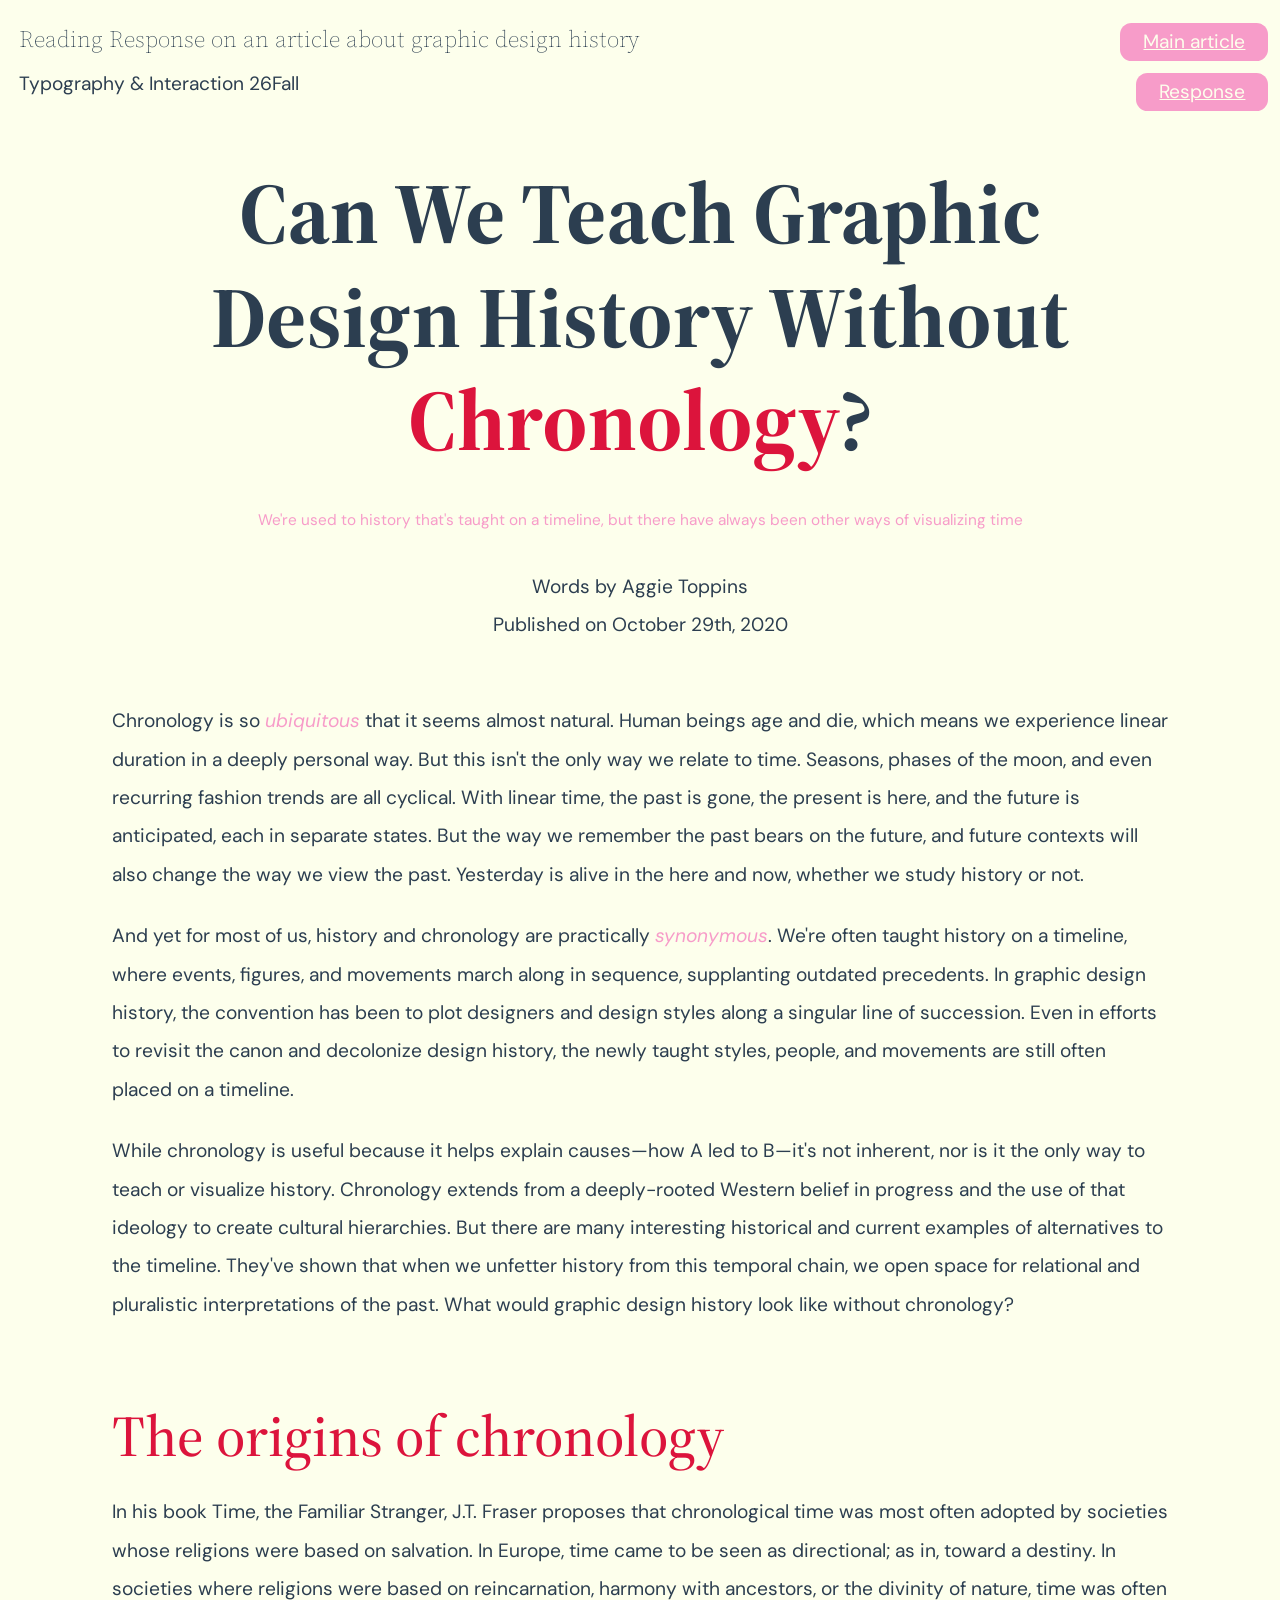
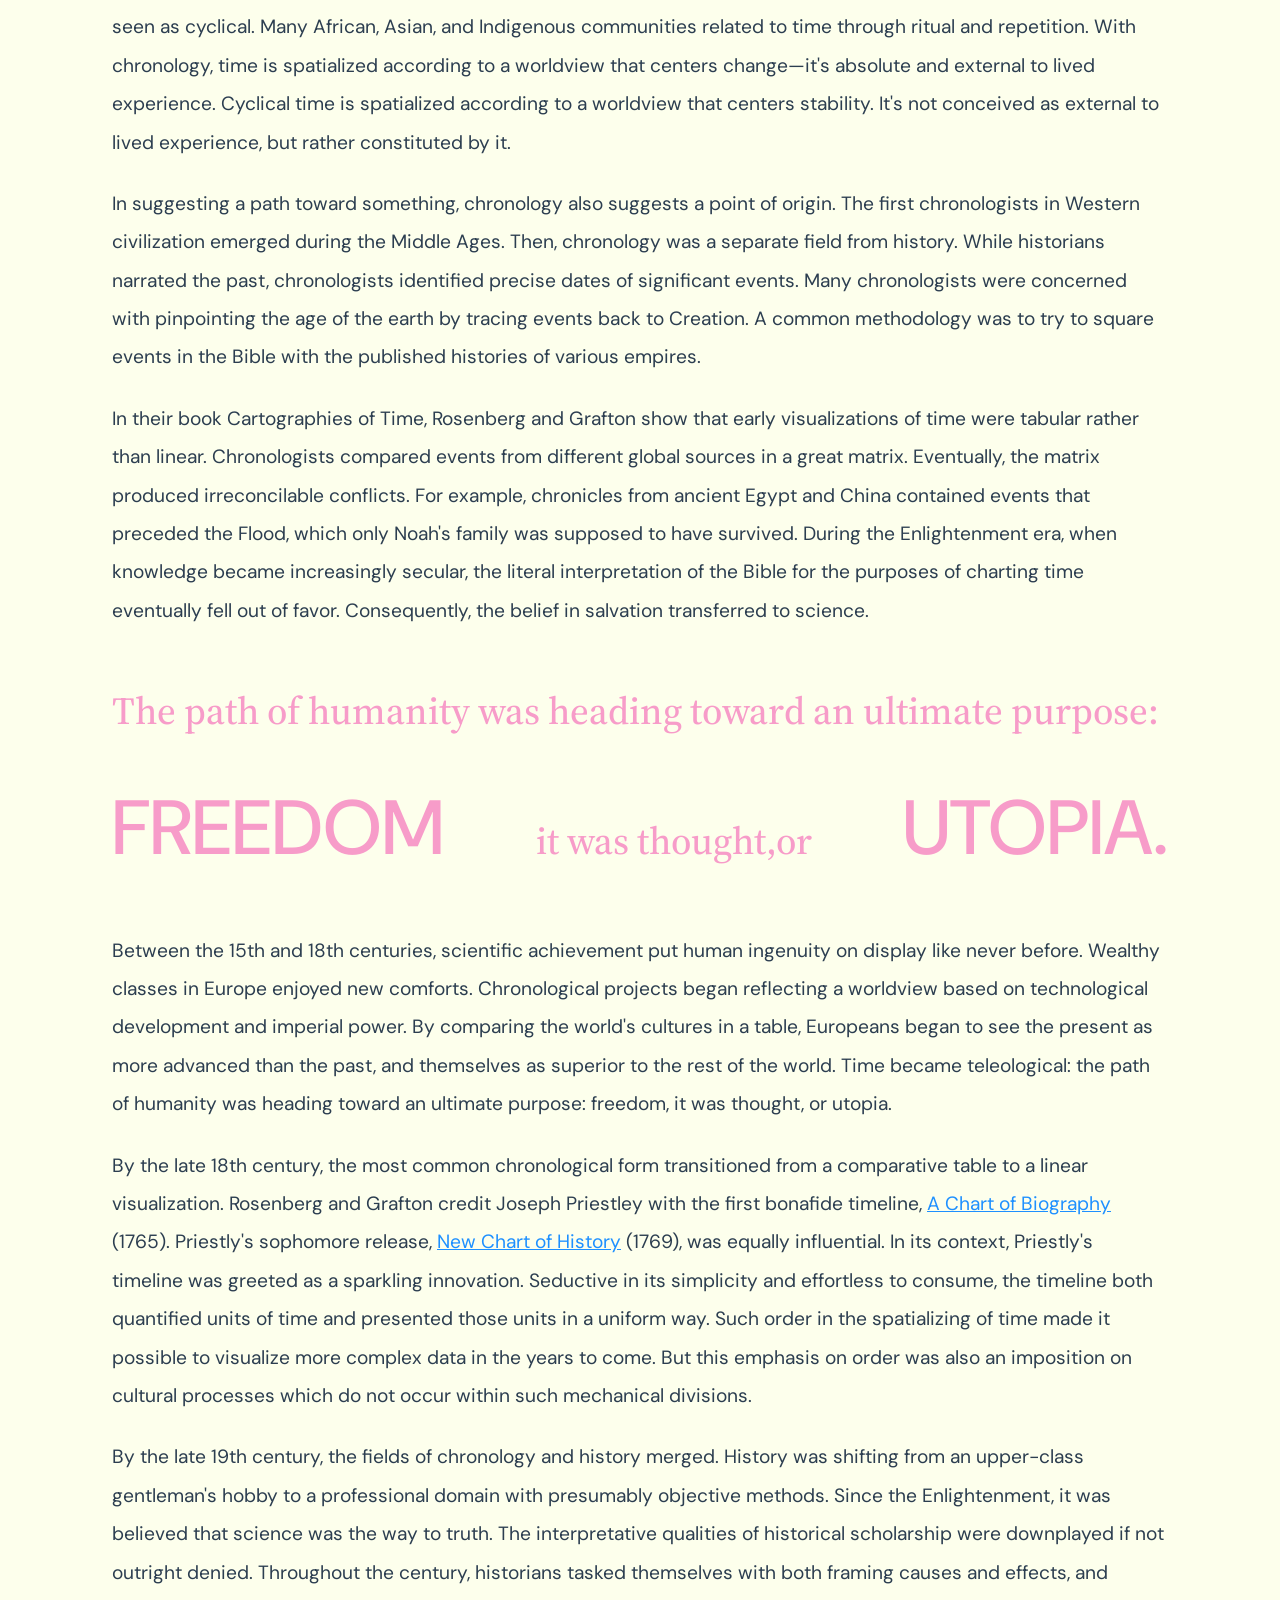
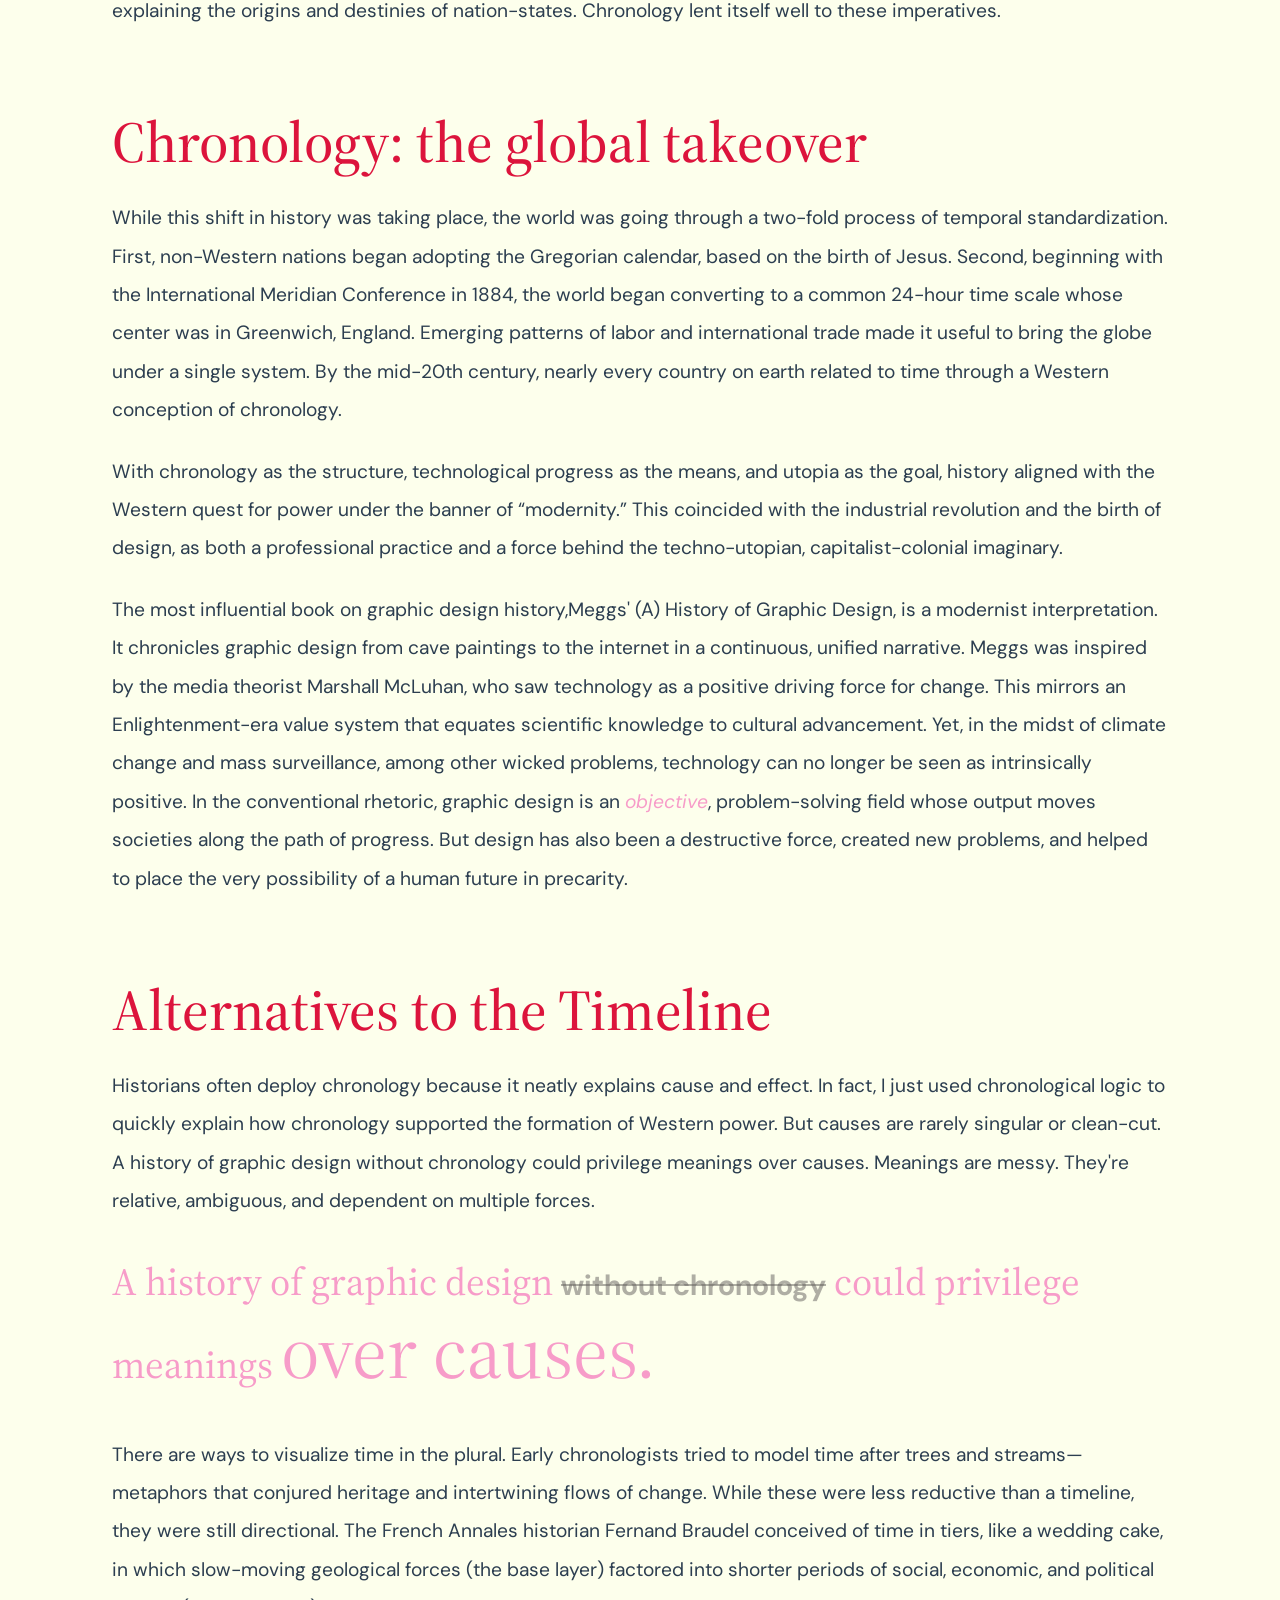
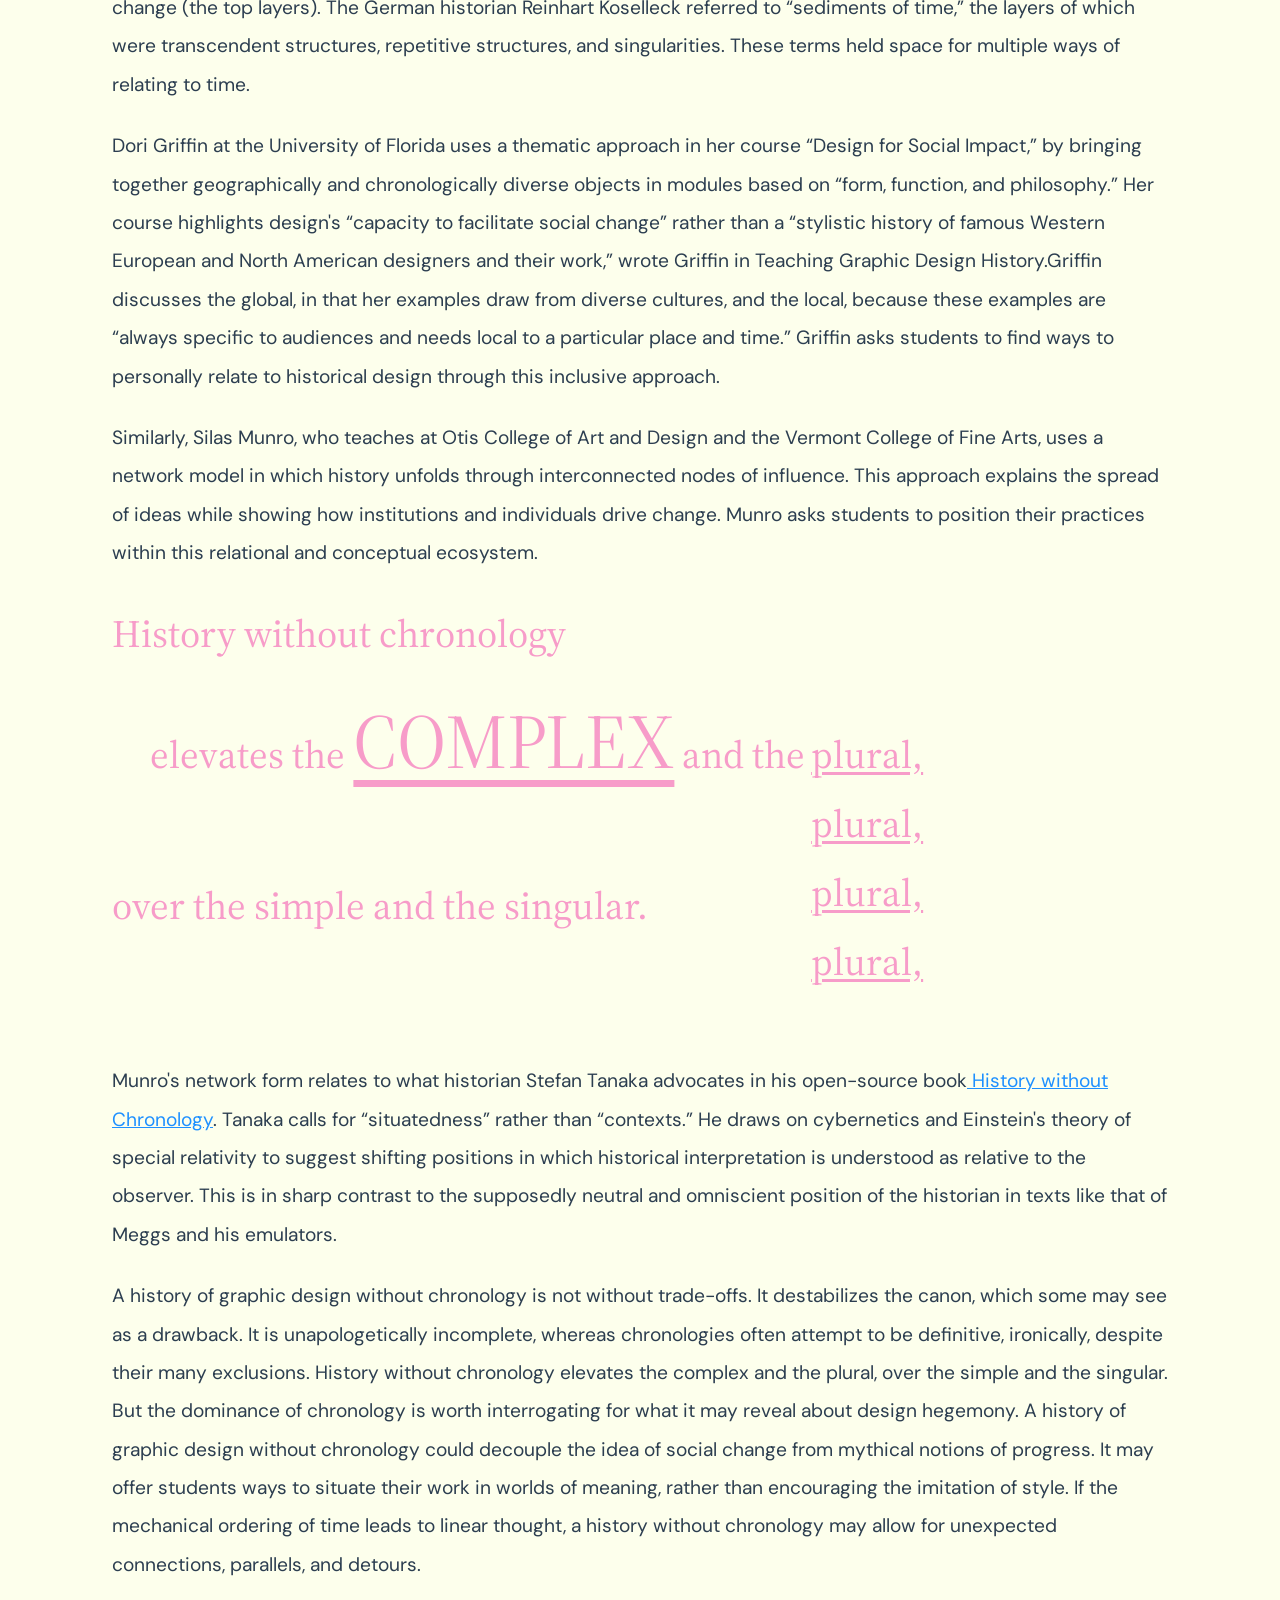
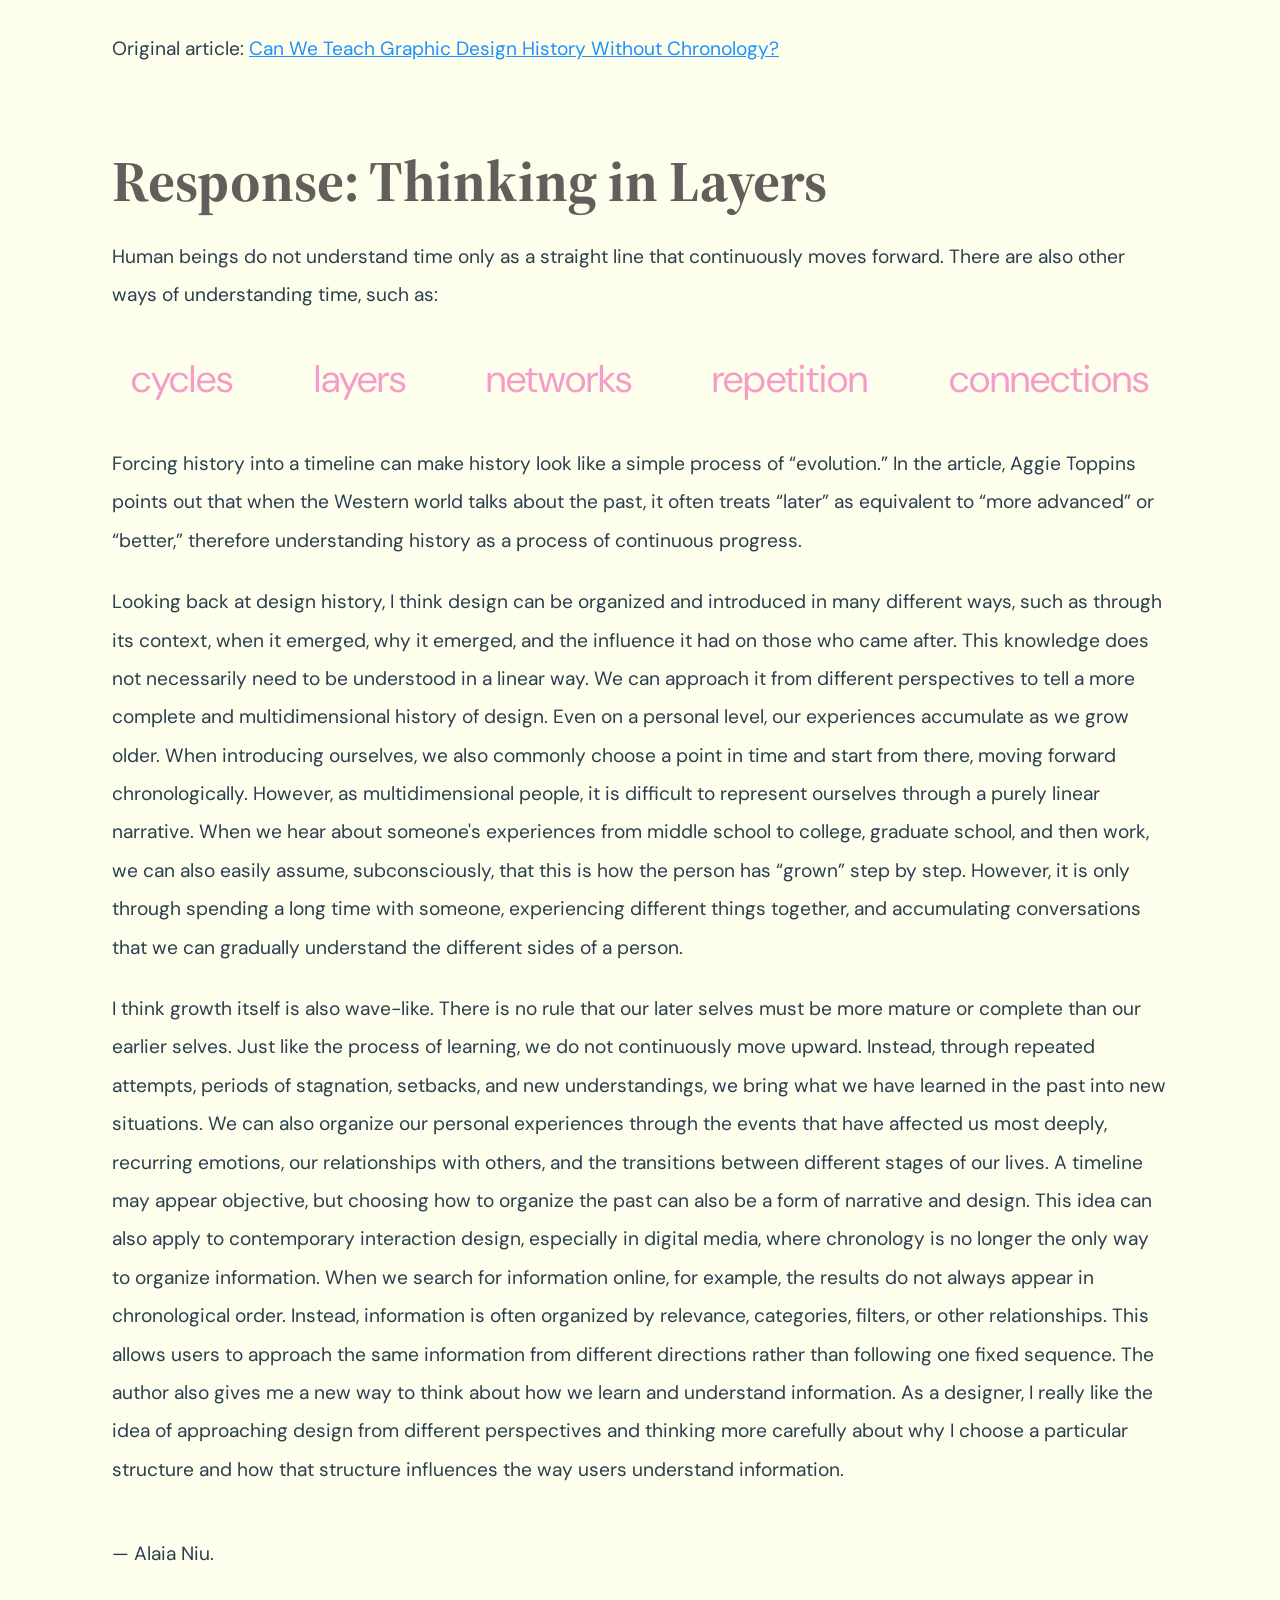
<file: index.html>
<!doctype html>
<html lang="en">

<head>
	<meta charset="UTF-8">
	<title>Can We Teach Graphic Design History Without Chronology?</title>
	<link rel="preconnect" href="https://fonts.googleapis.com">
	<link rel="preconnect" href="https://fonts.gstatic.com" crossorigin>
	<link
		href="https://fonts.googleapis.com/css2?family=DM+Sans:wght@100..1000&family=Source+Serif+4:wght@200..900&display=swap"
		rel="stylesheet">
	<link href="reset.css" rel="stylesheet">
	<link href="Style.css" rel="stylesheet">
</head>

<body>
	<!-- body of the article  -->
	<header class="site-header">
		<hgroup>
			<h1>
				Reading Response on an article about graphic design history
				</span>
			</h1>
			<p>Typography & Interaction 26Fall</p>
		</hgroup>
		<nav class="corner-nav">
			<ul>
				<li>
					<a href="#articlemain">Main article</a>
				</li>
				<li>
					<a href="#response">Response</a>
				</li>
			</ul>
		</nav>
	</header>

	<main>
		<article class="articlemain" id="articlemain">

			<header class="article-header">
				<hgroup>
					<h2 class="article-title">
						Can We Teach Graphic Design History Without <mark>Chronology</mark>?
					</h2>

					<p class="subtitle">
						We're used to history that's taught on a timeline,
						but there have always been other ways of visualizing time
					</p>

					<p>Words by Aggie Toppins</p>
					<p>Published on <time datetime="2020-10-29">October 29th, 2020</time></p>
				</hgroup>
			</header>

			<section>
				<p>Chronology is so <em>ubiquitous</em> that it seems almost natural. Human beings age and die, which
					means we experience linear duration in a deeply personal way. But this isn't the only way we relate
					to time. Seasons, phases of the moon, and even recurring fashion trends are all cyclical. With
					linear time, the past is gone, the present is here, and the future is anticipated, each in separate
					states. But the way we remember the past bears on the future, and future contexts will also change
					the way we view the past. Yesterday is alive in the here and now, whether we study history or not.
				</p>

				<p>And yet for most of us, history and chronology are practically <em>synonymous</em>. We're often taught history
					on a timeline, where events, figures, and movements march along in sequence, supplanting outdated
					precedents. In graphic design history, the convention has been to plot designers and design styles
					along a singular line of succession. Even in efforts to revisit the canon and decolonize design
					history, the newly taught styles, people, and movements are still often placed on a timeline.</p>

				<p>While chronology is useful because it helps explain causes—how A led to B—it's not inherent, nor is
					it the only way to teach or visualize history. Chronology extends from a deeply-rooted Western
					belief in progress and the use of that ideology to create cultural hierarchies. But there are many
					interesting historical and current examples of alternatives to the timeline. They've shown that when
					we unfetter history from this temporal chain, we open space for relational and pluralistic
					interpretations of the past. What would graphic design history look like without chronology?</p>
			</section>

			<section>
				<h3>The origins of chronology</h3>

				<p>In his book <cite>Time, the Familiar Stranger</cite>, J.T. Fraser proposes that chronological time
					was most often adopted by societies whose religions were based on salvation. In Europe, time came to
					be seen as directional; as in, toward a destiny. In societies where religions were based on
					reincarnation, harmony with ancestors, or the divinity of nature, time was often seen as cyclical.
					Many African, Asian, and Indigenous communities related to time through ritual and repetition. With
					chronology, time is spatialized according to a worldview that centers change—it's absolute and
					external to lived experience. Cyclical time is spatialized according to a worldview that centers
					stability. It's not conceived as external to lived experience, but rather constituted by it. </p>

				<p>In suggesting a path toward something, chronology also suggests a point of origin. The first
					chronologists in Western civilization emerged during the Middle Ages. Then, chronology was a
					separate field from history. While historians narrated the past, chronologists identified precise
					dates of significant events. Many chronologists were concerned with pinpointing the age of the earth
					by tracing events back to Creation. A common methodology was to try to square events in the Bible
					with the published histories of various empires. </p>

				<p>In their book <cite>Cartographies of Time</cite>, Rosenberg and Grafton show that early
					visualizations of time were tabular rather than linear. Chronologists compared events from different
					global sources in a great matrix. Eventually, the matrix produced irreconcilable conflicts. For
					example, chronicles from ancient Egypt and China contained events that preceded the Flood, which
					only Noah's family was supposed to have survived. During the Enlightenment era, when knowledge
					became increasingly secular, the literal interpretation of the Bible for the purposes of charting
					time eventually fell out of favor. Consequently, the belief in salvation transferred to science.
				</p>

				<!-- This is a quote. -->
				<!-- quote-1 means the first quote and pq-11 is first pull quote's first style, pg-12 would be first pull quote second style-->
				<blockquote class="pull-quote quote-1">
					<p class="pq-11">The path of humanity was heading toward an ultimate purpose:</p>
					<p class="pq-12">
						<span>freedom</span>
						<span class="pq-12-1">it was thought,or
						</span>
						<span>utopia.</span>
					</p>
				</blockquote>

				<p>Between the 15th and 18th centuries, scientific achievement put human ingenuity on display like never
					before. Wealthy classes in Europe enjoyed new comforts. Chronological projects began reflecting a
					worldview based on technological development and imperial power. By comparing the world's cultures
					in a table, Europeans began to see the present as more advanced than the past, and themselves as
					superior to the rest of the world. Time became teleological: the path of humanity was heading toward
					an ultimate purpose: freedom, it was thought, or utopia. </p>

				<p>By the late 18th century, the most common chronological form transitioned from a comparative table to
					a linear visualization. Rosenberg and Grafton credit Joseph Priestley with the first bonafide
					timeline, <a
						href="https://en.wikipedia.org/wiki/A_Chart_of_Biography#/media/File:PriestleyChart.gif"><cite>A
							Chart of Biography</cite> </a> (1765). Priestly's sophomore release, <a
						href="https://en.wikipedia.org/wiki/A_New_Chart_of_History#/media/File:A_New_Chart_of_History_color.jpg"><cite>New
							Chart of History</cite></a> (1769), was equally influential. In its context, Priestly's
					timeline was greeted as a sparkling innovation. Seductive in its simplicity and effortless to
					consume, the timeline both quantified units of time and presented those units in a uniform way. Such
					order in the spatializing of time made it possible to visualize more complex data in the years to
					come. But this emphasis on order was also an imposition on cultural processes which do not occur
					within such mechanical divisions.</p>

				<p>By the late 19th century, the fields of chronology and history merged. History was shifting from an
					upper-class gentleman's hobby to a professional domain with presumably objective methods. Since the
					Enlightenment, it was believed that science was the way to truth. The interpretative qualities of
					historical scholarship were downplayed if not outright denied. Throughout the century, historians
					tasked themselves with both framing causes and effects, and explaining the origins and destinies of
					nation-states. Chronology lent itself well to these imperatives. </p>
			</section>

			<section>
				<h3>Chronology: the global takeover</h3>

				<p>While this shift in history was taking place, the world was going through a two-fold process of
					temporal standardization. First, non-Western nations began adopting the Gregorian calendar, based on
					the birth of Jesus. Second, beginning with the International Meridian Conference in 1884, the world
					began converting to a common 24-hour time scale whose center was in Greenwich, England. Emerging
					patterns of labor and international trade made it useful to bring the globe under a single system.
					By the mid-20th century, nearly every country on earth related to time through a Western conception
					of chronology. </p>

				<p>With chronology as the structure, technological progress as the means, and utopia as the goal,
					history aligned with the Western quest for power under the banner of “modernity.” This coincided
					with the industrial revolution and the birth of design, as both a professional practice and a force
					behind the techno-utopian, capitalist-colonial imaginary. </p>

				<p>The most influential book on graphic design history,<cite>Meggs' (A) History of Graphic
						Design</cite>, is a modernist interpretation. It chronicles graphic design from cave paintings
					to the internet in a continuous, unified narrative. Meggs was inspired by the media theorist
					Marshall McLuhan, who saw technology as a positive driving force for change. This mirrors an
					Enlightenment-era value system that equates scientific knowledge to cultural advancement. Yet, in
					the midst of climate change and mass surveillance, among other wicked problems, technology can no
					longer be seen as intrinsically positive. In the conventional rhetoric, graphic design is an
					<em>objective</em>, problem-solving field whose output moves societies along the path of progress. But design has also been a destructive force, created new problems, and helped to place the very possibility of
					a human future in precarity. </p>

				<h3>Alternatives to the Timeline</h3>

				<p>Historians often deploy chronology because it neatly explains cause and effect. In fact, I just used
					chronological logic to quickly explain how chronology supported the formation of Western power. But
					causes are rarely singular or clean-cut. A history of graphic design without chronology could
					privilege meanings over causes. Meanings are messy. They're relative, ambiguous, and dependent on
					multiple forces.</p>

				<!-- This is a quote. -->
				<blockquote class="pull-quote quote-2">
					<p>
						<span class="pq-21">A history of graphic design</span>
						<span class="pq-22">without chronology</span>
						<span class="pq-23">could privilege meanings</span>
						<span class="pq-24">over causes.</span>
					</p>
				</blockquote>
			</section>

			<section>
				<p>There are ways to visualize time in the plural. Early chronologists tried to model time after trees
					and streams—metaphors that conjured heritage and intertwining flows of change. While these were less
					reductive than a timeline, they were still directional. The French Annales historian Fernand Braudel
					conceived of time in tiers, like a wedding cake, in which slow-moving geological forces (the base
					layer) factored into shorter periods of social, economic, and political change (the top layers). The
					German historian Reinhart Koselleck referred to “sediments of time,” the layers of which were
					transcendent structures, repetitive structures, and singularities. These terms held space for
					multiple ways of relating to time.</p>

				<p>Dori Griffin at the University of Florida uses a thematic approach in her course “Design for Social
					Impact,” by bringing together geographically and chronologically diverse objects in modules based on
					“form, function, and philosophy.” Her course highlights design's “capacity to facilitate social
					change” rather than a “stylistic history of famous Western European and North American designers and
					their work,” wrote Griffin in <cite>Teaching Graphic Design History</cite>.Griffin discusses the
					global, in that her examples draw from diverse cultures, and the local, because these examples are
					“always specific to audiences and needs local to a particular place and time.” Griffin asks students
					to find ways to personally relate to historical design through this inclusive approach.</p>

				<p>Similarly, Silas Munro, who teaches at Otis College of Art and Design and the Vermont College of Fine
					Arts, uses a network model in which history unfolds through interconnected nodes of influence. This
					approach explains the spread of ideas while showing how institutions and individuals drive change.
					Munro asks students to position their practices within this relational and conceptual ecosystem.
				</p>

				<!-- This is a quote. -->
				<blockquote class="pull-quote quote-3">
						<p class="pq-31">History without chronology</p>
						<p class="pq-32">
							elevates the <span class="pq-32-1">complex</span> and the
						<p>
						<ul class="pq-33">
							<li>plural,</li>
							<li>plural,</li>
							<li>plural,</li>
							<li>plural,</li>
						</ul>
						<p class="pq-34">
							over the simple and the <span class="pq-34-1">singular.</span>
						</p>
				</blockquote>

				<p>Munro's network form relates to what historian Stefan Tanaka advocates in his open-source book<a
						href="https://library.oapen.org/bitstream/handle/20.500.12657/37747/9781643150048.pdf?sequence=1"><cite>
							History without Chronology</cite></a>. Tanaka calls for “situatedness” rather than
					“contexts.” He draws on cybernetics and Einstein's theory of special relativity to suggest shifting
					positions in which historical interpretation is understood as relative to the observer. This is in
					sharp contrast to the supposedly neutral and omniscient position of the historian in texts like that
					of Meggs and his emulators. </p>

				<p>A history of graphic design without chronology is not without trade-offs. It destabilizes the canon,
					which some may see as a drawback. It is unapologetically incomplete, whereas chronologies often
					attempt to be definitive, ironically, despite their many exclusions. History without chronology
					elevates the complex and the plural, over the simple and the singular. But the dominance of
					chronology is worth interrogating for what it may reveal about design hegemony. A history of graphic
					design without chronology could decouple the idea of social change from mythical notions of
					progress. It may offer students ways to situate their work in worlds of meaning, rather than
					encouraging the imitation of style. If the mechanical ordering of time leads to linear thought, a
					history without chronology may allow for unexpected connections, parallels, and detours. </p>
			</section>

			<!-- footer of the article -->
			<footer>
				<p>Original article:
					<cite>
						<a href="https://eyeondesign.aiga.org/can-we-teach-graphic-design-history-without-chronology/">
							Can We Teach Graphic Design History Without Chronology?
						</a>
					</cite>
				</p>
			</footer>

		</article>

		<article class="response" id="response">
			<header>
				<h2 class="response-title">Response: Thinking in Layers</h2>
			</header>

			<section>
			<p class="highlights"> Human beings do not understand time only as a straight line that continuously moves
				forward. There are also other ways of understanding time, such as:
			</p>

			<ul class="time">
				<li>cycles</li>
				<li>layers</li>
				<li>networks</li>
				<li>repetition</li>
				<li>connections</li>
			</ul>

			<p>Forcing history into a timeline can make history look like a simple process of “evolution.” In the
				article, Aggie Toppins points out that when the Western world talks about the past, it often treats
				“later” as equivalent to “more advanced” or “better,” therefore understanding history as a process of
				continuous progress.</p>

			<p>
				Looking back at design history, I think design can be organized and introduced in many different ways,
				such as through its context, when it emerged, why it emerged, and the influence it had on those who came
				after. This knowledge does not necessarily need to be understood in a linear way. We can approach it
				from different perspectives to tell a more complete and multidimensional history of design.
				Even on a personal level, our experiences accumulate as we grow older. When introducing ourselves, we
				also commonly choose a point in time and start from there, moving forward chronologically. However, as
				multidimensional people, it is difficult to represent ourselves through a purely linear narrative. When
				we hear about someone's experiences from middle school to college, graduate school, and then work, we
				can also easily assume, subconsciously, that this is how the person has “grown” step by step. However,
				it is only through spending a long time with someone, experiencing different things together, and
				accumulating conversations that we can gradually understand the different sides of a person.</p>

			<p>I think growth itself is also wave-like. There is no rule that our later selves must be more mature or
				complete than our earlier selves. Just like the process of learning, we do not continuously move upward.
				Instead, through repeated attempts, periods of stagnation, setbacks, and new understandings, we bring
				what we have learned in the past into new situations. We can also organize our personal experiences
				through the events that have affected us most deeply, recurring emotions, our relationships with others,
				and the transitions between different stages of our lives. A timeline may appear objective, but choosing
				how to organize the past can also be a form of narrative and design. This idea can also apply to
				contemporary interaction design, especially in digital media, where chronology is no longer the only way
				to organize information. When we search for information online, for example, the results do not always
				appear in chronological order. Instead, information is often organized by relevance, categories,
				filters, or other relationships. This allows users to approach the same information from different
				directions rather than following one fixed sequence. The author also gives me a new way to think about
				how we learn and understand information. As a designer, I really like the idea of approaching design
				from different perspectives and thinking more carefully about why I choose a particular structure and
				how that structure influences the way users understand information.</p>

			</section>
			<footer>
				<p class="response-author">— Alaia Niu.</p>
			</footer>



		</article>

	</main>
</body>



</html>
</file>
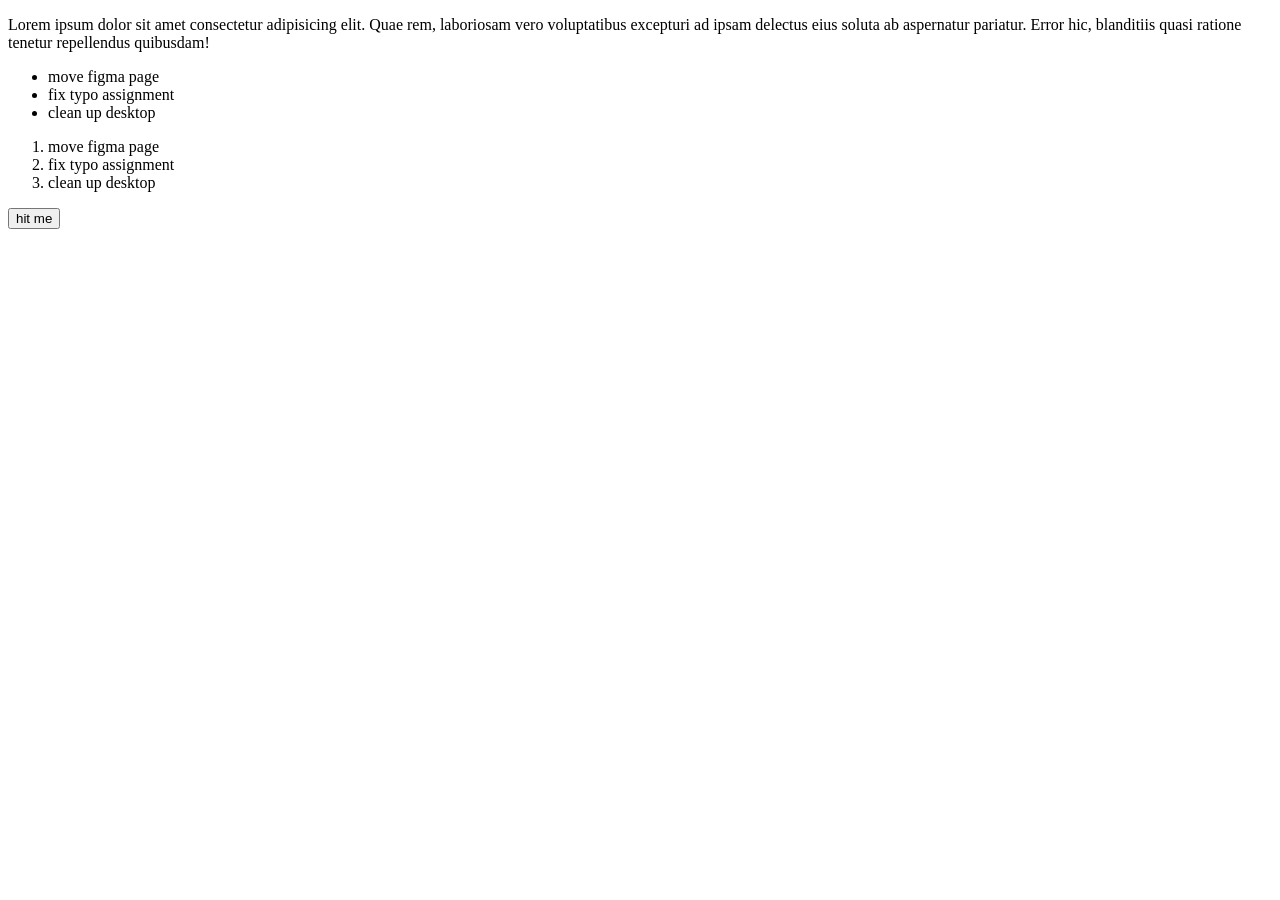
<file: test.html>
<!DOCTYPE html>
<html lang="en">
<head>
	<meta charset="UTF-8">
	<meta name="viewport" content="width=device-width, initial-scale=1.0">
	<title>Document</title>
</head>
<body>
	<!-- zhushisekefehfef -->
	<p>Lorem ipsum dolor sit amet consectetur adipisicing elit. Quae rem, laboriosam vero voluptatibus excepturi ad ipsam delectus eius soluta ab aspernatur pariatur. Error hic, blanditiis quasi ratione tenetur repellendus quibusdam!</p>
	<ul>
		<li>move figma page</li>
		<li>fix typo assignment </li>
		<li>clean up desktop</li>
	</ul>

	<ol>
		<li>move figma page</li>
		<li>fix typo assignment </li>
		<li>clean up desktop</li>
	</ol>
	<button>hit me</button>

</body>
</html>
</file>
<file: Style.css>
:root {
	--color-fg: #2c3e50;
	--color-bg: rgb(253, 255, 236);
	--color-brand: crimson;
	--color-accent: rgb(247, 156, 201);

	/* spacing */
	--size-supersmall: 0.6rem;
	--size-small: 1.2rem;
	--size-medium: 2rem;
	--size-large: 4rem;

	/* letter */
	--size-quote-basic:2rem;


	color: var(--color-fg);
	background-color: var(--color-bg);
	--font-heading: 'source serif 4', serif;
	--font-body: 'DM Sans', sans-serif;
}

html {
	font-family: var(--font-body);
	font-size: 1.2rem;
	line-height: 2rem;
}

.articlemain,
.response{
	max-inline-size: 55rem;
	margin-inline: auto;
}

.site-header {
	margin-inline-start: calc(-1 * var(--size-large));
	padding-inline: 1rem;
}

.site-header h1 {
	font-size: var(--size-small);
	line-height: 1.4;
	margin-block: 0 0.5rem;
}

.site-header p {
	margin: 0;
}

body {
	padding: var(--size-large);
	padding-block-start: var(--size-small);
	background-color: var(--color-bg);
}

section {
	max-inline-size: 100ch;
}

section>*+* {
	margin-block-start: var(--size-small);
}


.article-header {
	text-align: center;
	margin: 3rem;
}


.article-title {
	color: var(--color-fg);
}

mark {
	color: var(--color-brand);
}


.subtitle {
	font-size: 0.8rem;
	color: var(--color-accent);
	margin-top: 1.5rem;
	margin-bottom: 1.5rem;
}

h1,h2,h3 {
	font-family: var(--font-heading), sans-serif;
	line-height: 1.2;
	color: var(--color-brand);
}

h1 {
	color: var(--color-fg);
	font-size: 1rem;
	line-height: 3rem;
	font-weight: 200;
}

h2 {
	font-size: 4.5rem;
	font-weight: 700;
}

h3 {
	font-size: 3rem;
	font-weight: 500;
	margin-block: var(--size-large) var(--size-small);
}

/* styling for the quotes  got some help and feedback from the school tutor
but im not sure if this would be the best way to achieve the effect I want  */
.pull-quote{
	color: var(--color-accent);
	font-size: var(--size-quote-basic);
	font-weight: 500;
	line-height: 1.2;
	margin-block: var(--size-medium);
	margin-inline: 0;
	font-family: var(--font-heading); /* 衬线字体 */
}

.quote-1 {
	color: var(--color-accent);
	margin-block: 3rem;
}

/*  line  */
.pq-11, .pq-12-1 {
	font-family: var(--font-heading);
	font-size: var(--size-quote-basic);
	line-height: 1.2;
}

/* quote 1 second style and big words */
.pq-12 {
	display: flex;
	justify-content: space-between;
	align-items: baseline;
	flex-wrap: wrap;
	gap: 1rem;

	margin: 2.5rem 0 0;
	font-family: var(--font-body);
	font-size: calc(var(--size-quote-basic) * 2);
	line-height: 1.2;
	text-transform: uppercase;
}

.pq-12-1 {
	/* it was thought keep the origianl size and style */
	text-transform: none;
}

/* second quote */
.quote-2 {
	display: flex;
	flex-direction: column;
	gap: 0;
	font-family: var(--font-heading);
	font-weight: 400;
}

/* without chronology */
.pq-22 {
	align-self: flex-end;
	margin-block: var(--size-medium);
	color: rgb(97 94 91 / 50%);
	font-family: var(--font-body);
	font-size: 1.5rem;
	font-weight: 700;
	text-decoration: line-through;
}

/* over causes */
.pq-24 {
	font-size: calc(var(--size-quote-basic) * 2);
}

/* third quote */
.quote-3 {
	display: grid;
	grid-template-columns: max-content max-content;
	column-gap: 0.3rem;
	row-gap: var(--size-medium);

	color: var(--color-accent);
	font-size: var(--size-quote-basic);
	font-weight: 400;
	line-height: 1.2;
}

/* History without chronology */
.pq-31 {
	grid-column: 1 / -1; /* left and right */
	grid-row: 1;
}

/* elevates the COMPLEX and the */
.pq-32 {
	grid-column: 1; /* on the left */
	grid-row: 2;
	padding-inline-start: 2rem;
}

/* COMPLEX */
.pq-32-1 {
	font-size: calc(var(--size-quote-basic) * 2);
	text-transform: uppercase;
	text-decoration: underline; /* 添加下划线 */
	text-underline-offset: 0.15em; /* 下划线与文字的距离 */
}

/* 右边的 plural 列表 */
.pq-33 {
	grid-column: 2;
	grid-row: 2 / 4;
	display: flex;
	flex-direction: column;
	gap: var(--size-small);
	padding-block-start: 1.9rem; /* move down */
}

/* plural */
.pq-33 li {
	text-decoration: underline;
	text-underline-offset: 0.1em;
}

/* over the simple and the singular. */
.pq-34 {
	grid-column: 1;
	grid-row: 3;
	align-self: start;
}

.response-title {
	font-size: 3rem;
	color: rgb(97, 94, 91);
}

.time {
	display: flex;
	justify-content: space-between;
	align-items: center;
	font-weight: 400;
	gap: 1rem;
	font-size: 2rem;
	padding-block: var(--size-small);
	padding-inline: 1rem;

	& span {
		margin-block-start: 0;
	}
}

.time li {
	font-size: 1em;
	color: var(--color-accent);

}

a {
	color: dodgerblue;
	text-decoration: underline;
}

em {
	font-style: italic;
	color: var(--color-accent);
}


.highlights {
	color: azure;
	background-color: transparent;
	color: var(--color-fg);
	margin-block: var(--size-small);
}

footer{
	margin-block-start: var(--size-small);
	margin-block-end: var(--size-large);
	padding-block-start: var(--size-small);
	border-block-start: var(--color-accent);
}


.corner-nav {
	position: fixed;
	/* stick at the same place */
	inset-block-start: var(--size-small);
	inset-inline-end: var(--size-supersmall);
	margin: 0;
	padding: 0;

}

.corner-nav ul {
	margin: 0;
	padding: 0;
}

/* three nav link (li) */
.corner-nav a {
	display: block;
	background-color: var(--color-accent);
	color: var(--color-bg);
	inline-size: max-content;
	margin-inline-start: auto;
	padding-inline: var(--size-small);
	border-radius: var(--size-supersmall);
}

.corner-nav li+li {
	margin-block-start: var(--size-supersmall)
}
</file>
